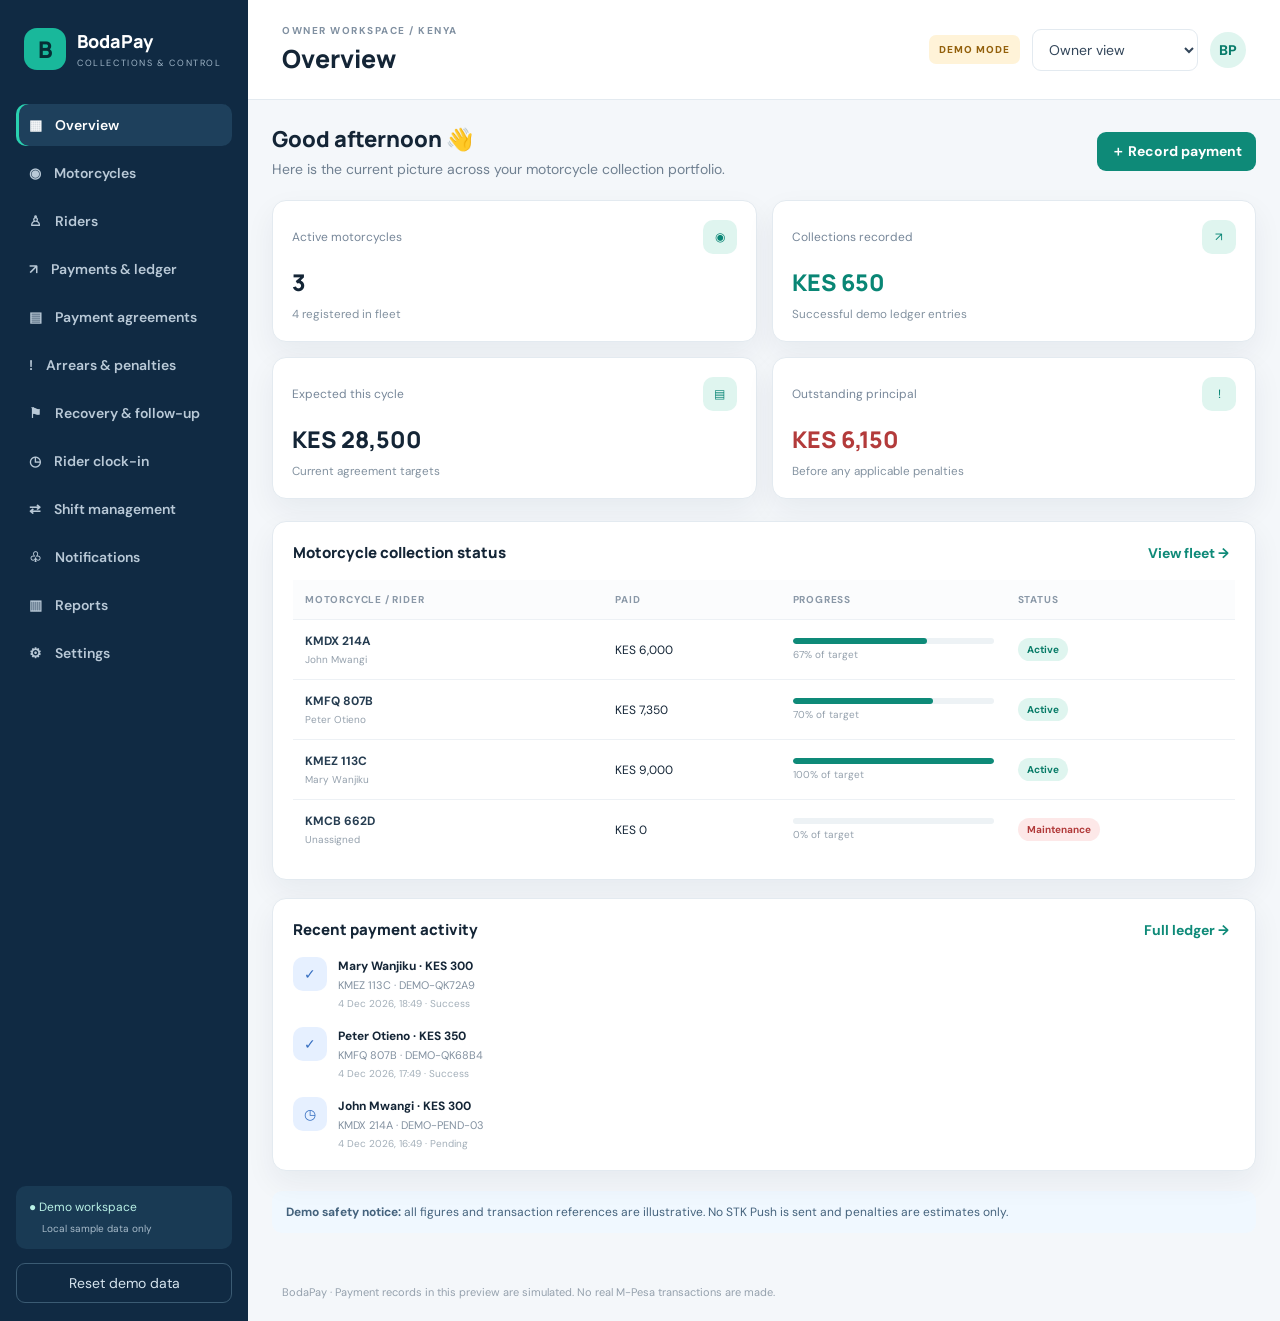
<file: index.html>
<!doctype html><html lang="en"><head><meta charset="utf-8"><meta name="viewport" content="width=device-width,initial-scale=1"><meta name="theme-color" content="#102a43"><title>BodaPay | Rider & Owner Management</title><link rel="manifest" href="./frontend/manifest.webmanifest"><link rel="stylesheet" href="./frontend/styles.css?v=20261024-11"></head><body><div class="app"><aside class="sidebar"><div class="brand"><span class="brand-icon">B</span><div><strong>BodaPay</strong><small>COLLECTIONS & CONTROL</small></div></div><nav><button class="nav active" data-page="overview">▦ <span>Overview</span></button><button class="nav" data-page="motorcycles">◉ <span>Motorcycles</span></button><button class="nav" data-page="riders">♙ <span>Riders</span></button><button class="nav" data-page="payments">↗ <span>Payments & ledger</span></button><button class="nav" data-page="agreements">▤ <span>Payment agreements</span></button><button class="nav" data-page="arrears">! <span>Arrears & penalties</span></button><button class="nav" data-page="recovery">⚑ <span>Recovery & follow-up</span></button><button class="nav" data-page="attendance">◷ <span>Rider clock-in</span></button><button class="nav" data-page="shifts">⇄ <span>Shift management</span></button><button class="nav" data-page="notifications">♧ <span>Notifications</span></button><button class="nav" data-page="reports">▥ <span>Reports</span></button><button class="nav" data-page="settings">⚙ <span>Settings</span></button></nav><div class="sidebar-bottom"><div class="secure">● Demo workspace<br><small>Local sample data only</small></div><button id="resetDemo" class="reset">Reset demo data</button></div></aside><main class="main"><header class="topbar"><button class="menu" id="menu">☰</button><div><div class="eyebrow">OWNER WORKSPACE / KENYA</div><h1 id="pageTitle">Overview</h1></div><div class="top-actions"><span class="demo-pill">DEMO MODE</span><select id="roleSwitch" aria-label="Preview role"><option value="owner">Owner view</option><option value="rider">Rider view</option><option value="admin">Administrator view</option></select><div class="avatar">BP</div></div></header><section id="content" class="content"></section><footer>BodaPay · Payment records in this preview are simulated. No real M-Pesa transactions are made.</footer></main></div><div id="toast" class="toast" role="status"></div><dialog id="modal"><form method="dialog" id="modalForm"><div class="modal-head"><h2 id="modalTitle">Add record</h2><button type="button" class="icon-btn" onclick="closeModal()" aria-label="Close">×</button></div><div id="modalFields" class="modal-fields"></div><div class="modal-actions"><button type="button" class="btn secondary" onclick="closeModal()">Cancel</button><button class="btn primary" id="modalSave" value="default">Save record</button></div></form></dialog><script src="./frontend/app-fixed.js?v=20261024-12"></script></body></html>
</file>
<file: frontend/styles.css>
@import url('https://fonts.googleapis.com/css2?family=DM+Sans:wght@400;500;600;700&family=Manrope:wght@400;500;600;700;800&display=swap');:root{--ink:#142536;--muted:#708091;--line:#e3eaf0;--bg:#f4f7fa;--white:#fff;--navy:#102a43;--teal:#0e8a78;--mint:#dff5ef;--amber:#fff0d3;--red:#fde8e8;--blue:#e6f0ff;--shadow:0 12px 30px rgba(16,42,67,.06)}*{box-sizing:border-box}body{margin:0;background:var(--bg);color:var(--ink);font:14px 'DM Sans',sans-serif}button,input,select,textarea{font:inherit}button{cursor:pointer}.app{display:flex;min-height:100vh}.sidebar{width:248px;flex-shrink:0;background:var(--navy);color:white;padding:28px 16px 18px;display:flex;flex-direction:column;gap:34px}.brand{display:flex;align-items:center;gap:11px;padding:0 8px}.brand-icon{width:42px;height:42px;border-radius:13px;background:#19b89b;color:#062e35;display:grid;place-items:center;font:800 23px Manrope}.brand strong{display:block;font:800 18px Manrope}.brand small{display:block;font-size:9px;letter-spacing:1.6px;color:#9fb5c7;margin-top:4px}.sidebar nav{display:grid;gap:6px}.nav{display:flex;align-items:center;gap:13px;text-align:left;border:0;border-radius:10px;background:transparent;color:#b9c9d7;padding:12px 13px}.nav:hover,.nav.active{background:#1e405c;color:#fff}.nav.active{box-shadow:inset 3px 0 #29d1b0}.sidebar-bottom{margin-top:auto;display:grid;gap:14px}.secure{background:#193a54;border-radius:10px;padding:13px;font-size:12px;color:#b9f1e6}.secure small{display:inline-block;margin:7px 0 0 13px;color:#a8bbca}.reset{border:1px solid #3b5b73;background:transparent;color:#d6e4ee;padding:10px;border-radius:9px}.main{min-width:0;flex:1}.topbar{min-height:100px;padding:20px 34px;background:#fff;border-bottom:1px solid var(--line);display:flex;align-items:center;gap:18px}.topbar h1{margin:4px 0 0;font:800 25px Manrope}.eyebrow{font-size:10px;letter-spacing:1.5px;color:#8090a1;font-weight:700}.top-actions{margin-left:auto;display:flex;align-items:center;gap:12px}.demo-pill{font-size:10px;font-weight:800;letter-spacing:1px;padding:8px 10px;border-radius:7px;background:#fff3d8;color:#93600b}.top-actions select{border:1px solid var(--line);background:white;border-radius:9px;padding:10px 12px;color:#33465a}.avatar{width:36px;height:36px;display:grid;place-items:center;border-radius:50%;background:#dff5ef;color:#087b6a;font-weight:800}.menu{display:none;border:0;background:transparent;font-size:20px}.content{padding:28px 34px;max-width:1500px;margin:auto}footer{padding:10px 34px 22px;color:#95a1ad;font-size:11px}.welcome{display:flex;justify-content:space-between;align-items:center;margin-bottom:22px;gap:16px}.welcome h2{font:800 22px Manrope;margin:0 0 6px}.welcome p{margin:0;color:var(--muted)}.btn{border:0;border-radius:9px;padding:10px 14px;font-weight:700}.primary{background:var(--teal);color:white}.primary:hover{background:#097663}.secondary{background:#eef3f7;color:#33495d;border:1px solid var(--line)}.danger{background:#fff0f0;color:#b33636;border:1px solid #f7d4d4}.cards{display:grid;grid-template-columns:repeat(4,minmax(0,1fr));gap:15px;margin-bottom:22px}.stat,.panel{background:#fff;border:1px solid var(--line);border-radius:14px;box-shadow:var(--shadow)}.stat{padding:19px}.stat-head{display:flex;justify-content:space-between;align-items:center;color:#778799;font-size:12px}.stat-icon{width:34px;height:34px;border-radius:10px;display:grid;place-items:center;background:var(--mint);color:#098675}.stat strong{display:block;font:800 25px Manrope;margin:12px 0 6px}.stat small{color:#8392a0}.positive{color:#098675!important}.negative{color:#b33b3b!important}.grid2{display:grid;grid-template-columns:1.35fr 1fr;gap:18px;margin-bottom:20px}.panel{padding:20px;min-width:0}.panel-head{display:flex;align-items:center;justify-content:space-between;gap:10px;margin-bottom:17px}.panel h3{margin:0;font:800 15px Manrope}.panel-sub{color:#81909f;font-size:12px;margin-top:5px}.text-link{background:transparent;border:0;color:var(--teal);font-weight:700}.bars{height:174px;display:flex;align-items:end;gap:13px;padding:10px 5px 0;border-bottom:1px solid var(--line)}.bar-item{flex:1;display:flex;flex-direction:column;align-items:center;justify-content:end;height:100%;gap:8px;color:#8795a4;font-size:10px}.bar-stack{height:calc(100% - 25px);width:100%;display:flex;align-items:end;justify-content:center;gap:4px}.bar{width:24%;min-width:9px;border-radius:5px 5px 0 0;background:#b8eadf}.bar.strong{background:var(--teal)}.legend{display:flex;gap:16px;margin-top:13px;font-size:11px;color:#7b8a99}.dot{display:inline-block;width:8px;height:8px;border-radius:50%;background:var(--teal);margin-right:5px}.dot.pale{background:#b8eadf}.activity{display:grid;gap:17px}.activity-row{display:flex;gap:11px;align-items:flex-start}.activity-icon{width:34px;height:34px;border-radius:10px;display:grid;place-items:center;flex-shrink:0;background:var(--blue);color:#356ec0}.activity-row strong{display:block;font-size:12px;margin:1px 0 4px}.activity-row p{margin:0;color:#8391a0;font-size:11px}.activity-row time{display:block;color:#a3afb9;font-size:10px;margin-top:5px}.table-wrap{overflow:auto}table{border-collapse:collapse;width:100%;white-space:nowrap}th{text-align:left;color:#8a98a7;font-size:10px;letter-spacing:.8px;text-transform:uppercase;font-weight:700;background:#fbfcfd}td,th{padding:13px 12px;border-bottom:1px solid #edf1f5}td{font-size:12px}tbody tr:last-child td{border-bottom:0}.cell-title{font-weight:700;color:#263d51}.cell-sub{color:#95a1ad;font-size:10px;margin-top:4px}.status{display:inline-flex;align-items:center;border-radius:20px;padding:5px 9px;font-weight:700;font-size:10px}.status.paid,.status.active,.status.success{background:var(--mint);color:#087b67}.status.pending,.status.due{background:var(--amber);color:#94620b}.status.failed,.status.overdue,.status.inactive{background:var(--red);color:#b13a3a}.toolbar{display:flex;gap:10px;align-items:center;flex-wrap:wrap;margin-bottom:16px}.search{min-width:180px;flex:1;max-width:330px;border:1px solid var(--line);padding:11px 13px;border-radius:9px;background:#fff}.filter{border:1px solid var(--line);background:#fff;padding:10px;border-radius:9px;color:#536679}.notice{padding:13px 14px;border-radius:10px;background:#f0f8ff;color:#45637d;font-size:12px;margin-bottom:18px}.empty{text-align:center;padding:32px;color:#8794a2}.progress{background:#edf2f5;height:6px;border-radius:20px;overflow:hidden;min-width:80px}.progress span{display:block;height:100%;background:var(--teal);border-radius:20px}.split{display:grid;grid-template-columns:1fr 1fr;gap:16px}.field{display:grid;gap:7px;margin-bottom:13px}.field label{font-size:12px;font-weight:700;color:#4d6072}.field input,.field select,.field textarea{border:1px solid #dce5eb;border-radius:8px;padding:11px;background:white;min-width:0;width:100%;color:#243b50}.field textarea{min-height:80px;resize:vertical}.settings-row{display:flex;justify-content:space-between;gap:18px;align-items:center;padding:15px 0;border-bottom:1px solid #edf1f5}.settings-row:last-child{border:0}.settings-row strong{display:block;font-size:13px}.settings-row p{margin:5px 0 0;color:#8693a1;font-size:11px}.modal-head{display:flex;justify-content:space-between;align-items:center}.modal-head h2{font:800 20px Manrope;margin:0}.icon-btn{border:0;background:#eff3f6;border-radius:8px;font-size:20px;width:34px;height:34px}.modal-fields{padding:20px 0}.modal-actions{display:flex;justify-content:flex-end;gap:10px}dialog{width:min(540px,calc(100vw - 26px));border:1px solid var(--line);border-radius:15px;padding:22px;box-shadow:0 24px 80px #13293c44}dialog::backdrop{background:#102a4377}.toast{position:fixed;bottom:24px;right:24px;max-width:340px;background:#173d53;color:white;padding:13px 17px;border-radius:10px;box-shadow:var(--shadow);display:none;z-index:10}.toast.show{display:block}.role-note{display:inline-block;background:#f1f5f8;border-radius:7px;padding:7px 9px;color:#667c8d;font-size:11px;margin-left:8px}.mini-kpi{display:flex;justify-content:space-between;gap:12px;padding:12px 0;border-bottom:1px solid #edf1f5}.mini-kpi:last-child{border:0}.receipt{max-width:520px;margin:auto;padding:25px;border:1px dashed #b8c6d0;border-radius:12px}.receipt h2{text-align:center}.receipt p{display:flex;justify-content:space-between;border-bottom:1px dotted #d6dfe6;padding:10px 0}.receipt b{font-weight:700}@media(max-width:1100px){.cards{grid-template-columns:repeat(2,minmax(0,1fr))}.grid2{grid-template-columns:1fr}.content{padding:24px}.topbar{padding:18px 24px}}@media(max-width:760px){.sidebar{position:fixed;z-index:5;top:0;bottom:0;left:-260px;transition:left .2s;box-shadow:10px 0 40px #102a4333}.sidebar.open{left:0}.menu{display:block}.topbar{height:auto;min-height:82px;padding:16px;gap:10px}.topbar h1{font-size:20px}.eyebrow{font-size:8px}.top-actions{gap:7px}.demo-pill{display:none}.top-actions select{max-width:125px;padding:8px;font-size:11px}.avatar{display:none}.content{padding:18px 14px}.welcome{align-items:flex-start;flex-direction:column}.cards{gap:10px}.stat{padding:14px}.stat strong{font-size:20px}.stat-head{font-size:10px}.stat-icon{width:29px;height:29px}.panel{padding:15px}.split{grid-template-columns:1fr}.footer,footer{padding:10px 14px 20px}.role-note{display:block;margin:8px 0 0}.bar-item{font-size:9px}}@media print{.sidebar,.topbar,.toolbar,.welcome>button,footer,.btn,.text-link{display:none!important}.content{padding:0}.panel,.stat{box-shadow:none;break-inside:avoid}.app{display:block}.main{width:100%}}
/* Demo rider attendance */
.status.on-duty{background:#dff5ef;color:#087f72}

/* Shift management and reliable modal controls */
.modal-actions button{min-width:96px}.icon-btn:focus-visible,.btn:focus-visible,.nav:focus-visible{outline:3px solid #67d9c2;outline-offset:2px}.nav{width:100%;font-weight:600}.sidebar nav{max-height:calc(100vh - 250px);overflow-y:auto;align-content:start}.sidebar nav::-webkit-scrollbar{width:5px}.sidebar nav::-webkit-scrollbar-thumb{background:#3b5b73;border-radius:8px}

/* Responsive dashboard overflow fix */
html,body{width:100%;max-width:100%;overflow-x:hidden}
.app{width:100%;max-width:100%;min-width:0;overflow-x:clip}
.sidebar{min-width:0;overflow-y:auto;overflow-x:hidden}
.main{width:0;min-width:0;max-width:100%;overflow-x:clip}
.topbar,.content,footer{min-width:0;max-width:100%}
.topbar{flex-wrap:wrap}
.top-actions{min-width:0;flex-wrap:wrap;max-width:100%}
.content{width:100%;overflow-x:clip}
.welcome{min-width:0;max-width:100%;flex-wrap:wrap}
.welcome>div{min-width:0;max-width:100%}
.welcome h2,.welcome p{overflow-wrap:anywhere}
.cards{grid-template-columns:repeat(4,minmax(0,1fr));min-width:0}
.stat{min-width:0;max-width:100%;overflow-wrap:anywhere}
.stat strong{font-size:clamp(1.1rem,1.8vw,1.8rem);overflow-wrap:anywhere;word-break:break-word}
.stat-head{gap:8px;min-width:0;flex-wrap:wrap}
.grid2{grid-template-columns:minmax(0,1.35fr) minmax(0,1fr);min-width:0}
.panel{min-width:0;max-width:100%}
.panel-head{flex-wrap:wrap;min-width:0}
.table-wrap{max-width:100%;overflow-x:auto;overscroll-behavior-x:contain}
.toolbar{min-width:0;max-width:100%}
@media(max-width:1350px){.cards{grid-template-columns:repeat(2,minmax(0,1fr))}.grid2{grid-template-columns:minmax(0,1fr)}.content{padding:24px}}
@media(max-width:900px){.sidebar{width:248px}.topbar{padding:18px 22px}.content{padding:22px}.top-actions{margin-left:auto}}
@media(max-width:760px){.main{width:100%;max-width:100%}.topbar{width:100%;padding:14px;align-items:flex-start}.top-actions{margin-left:auto;flex:1;justify-content:flex-end}.cards{grid-template-columns:repeat(2,minmax(0,1fr))}.grid2{grid-template-columns:minmax(0,1fr)}.content{padding:16px 12px}.welcome{gap:12px}.welcome .btn{max-width:100%;white-space:normal}.stat strong{font-size:clamp(1.05rem,5vw,1.35rem)}.panel{padding:13px}.toolbar>*{max-width:100%}.search{max-width:100%;min-width:0}}
@media(max-width:420px){.cards{grid-template-columns:minmax(0,1fr)}.top-actions select{max-width:116px}.topbar h1{font-size:18px}.stat{padding:14px}}

.report-filters{margin-bottom:20px}.report-date{display:flex;align-items:center;gap:8px;color:#536679;font-size:12px;font-weight:700}.report-date input{border:1px solid var(--line);border-radius:8px;padding:10px;background:#fff;color:var(--ink)}.report-filters small{color:var(--muted)}
</file>
